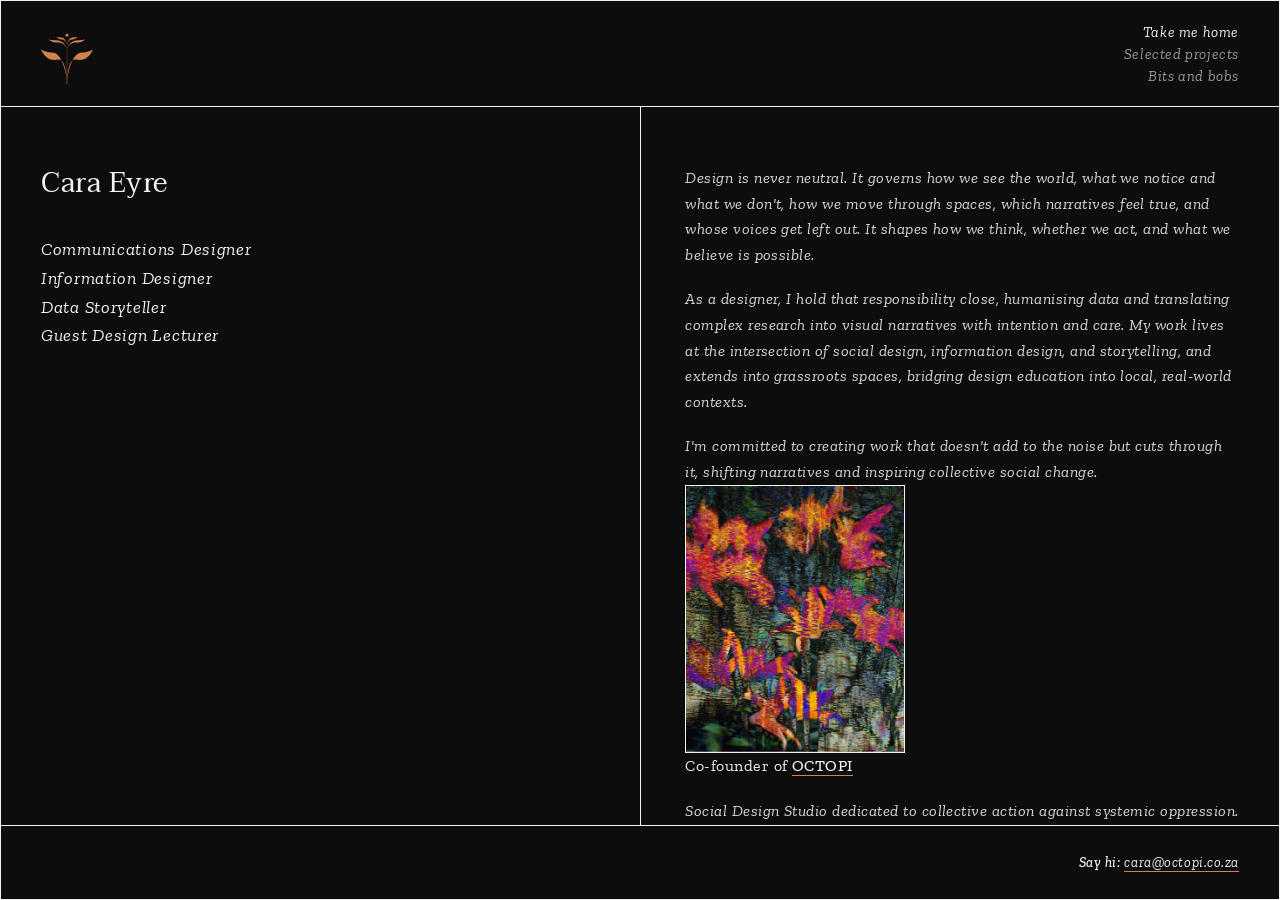
<file: index.html>
<!DOCTYPE html>
<html lang="en">
<head>
<meta charset="UTF-8">
<meta name="viewport" content="width=device-width, initial-scale=1.0">
<title>Cara Eyre — Communications & Information Designer</title>
<meta name="description" content="Cara Eyre — Communications Designer, Information Designer, Data Storyteller, Guest Design Lecturer. Humanising data into visual narratives that inspire social change.">
<link rel="icon" type="image/svg+xml" href="assets/icons/favicon.svg">
<link rel="stylesheet" href="css/base.css">
<link rel="stylesheet" href="css/home.css">
<script src="js/viewport.js"></script>
</head>
<body>

<main class="home">
  <div class="home__frame">
    <div class="home__header">
      <a href="index.html" class="home__header-square" aria-label="Home"><svg viewBox="0 0 254.39 247.94" aria-hidden="true"><path d="M128.49,247.94h-2.58l1.02-194.61v-.26h.05c.14.56.22.87.22.87,0,0,.08-.31.22-.87h.04v.28l1.03,194.59Z"/><path d="M127.19,73.74s10.28-32.71,37.43-39.6c13.61-3.45,18.94.3,51.63-5.91,0,0-15.52,15.86-44.53,15.51-17.55-.21-30.57,5.62-44.53,30Z"/><path d="M127.19,73.74s-10.28-32.71-37.43-39.6c-13.61-3.45-18.94.3-51.63-5.91,0,0,15.52,15.86,44.53,15.51,17.55-.21,30.57,5.62,44.53,30Z"/><path d="M127.2,54.03c-.09-.23-.18-.45-.27-.68-8.02-20.35-15.55-25.24-25.66-25.06-16.89.3-25.93-13.31-25.93-13.31,19.03,5.33,22.14,2.1,30.07,5.07,14.04,5.25,20.45,28.16,21.67,33.15.14.62.12.83.12.83Z"/><path d="M127.2,54.03c.09-.23.18-.45.27-.68,8.02-20.35,15.55-25.24,25.66-25.06,16.89.3,25.93-13.31,25.93-13.31-19.03,5.33-22.14,2.1-30.07,5.07-14.04,5.25-20.45,28.16-21.67,33.15-.14.62-.12.83-.12.83Z"/><path d="M127.19,226.53s-14.69-106.16-53.46-128.5c-19.44-11.2-27.05.96-73.74-19.19,0,0,22.16,51.46,63.6,50.33,25.07-.68,51.51-24.36,63.6,97.36Z"/><path d="M127.19,226.53s14.69-106.16,53.46-128.5c19.44-11.2,27.05.96,73.74-19.19,0,0-22.16,51.46-63.6,50.33-25.07-.68-51.51-24.36-63.6,97.36Z"/><circle cx="127.19" cy="7.31" r="7.31"/></svg></a>
      <nav class="home__header-nav" aria-label="Primary">
        <a href="index.html" class="is-current">Take me home</a>
        <a href="projects.html">Selected projects</a>
        <a href="bits-and-bobs.html">Bits and bobs</a>
      </nav>
    </div>

    <div class="home__grid">
      <div class="home__col home__col--left">
        <h1 class="home__name">Cara Eyre</h1>
        <div class="home__titles">
          <p>Communications Designer</p>
          <p>Information Designer</p>
          <p>Data Storyteller</p>
          <p>Guest Design Lecturer</p>
        </div>
        <p class="home__tagline">Humanising data into visual narratives that inspire social change</p>
      </div>

      <div class="home__divider" aria-hidden="true"></div>

      <div class="home__col home__col--right">
        <div class="home__bio">
          <div class="home__bio-block">
            <p class="home__bio-emphasis">Design is never neutral. It governs how we see the world, what we notice and what we don't, how we move through spaces, which narratives feel true, and whose voices get left out. It shapes how we think, whether we act, and what we believe is possible.</p>
            <p>As a designer, I hold that responsibility close, humanising data and translating complex research into visual narratives with intention and care. My work lives at the intersection of social design, information design, and storytelling, and extends into grassroots spaces, bridging design education into local, real-world contexts.</p>
            <p>I'm committed to creating work that doesn't add to the noise but cuts through it, shifting narratives and inspiring collective social change.</p>
          </div>
          <div class="home__bio-image">
            <img src="assets/images/Flower overlay.jpg" alt="Flower double-exposure overlay" loading="lazy">
          </div>
          <div class="home__bio-block">
            <p class="home__bio-lead">Co-founder of <a href="https://octopi.co.za/" target="_blank" rel="noopener">OCTOPI</a></p>
            <p>Social Design Studio dedicated to collective action against systemic oppression. We work to reimagine more inclusive futures through narrative activism, systems design and solidarity.</p>
          </div>
          <p class="home__bio-location">Based in Mexico City &amp; Cape Town.</p>
        </div>
      </div>
    </div>

    <div class="home__footer">
      <p class="home__contact"><span class="home__contact-label">Say hi:</span><a href="mailto:cara@octopi.co.za">cara@octopi.co.za</a></p>
    </div>
  </div>
</main>

</body>
</html>
</file>
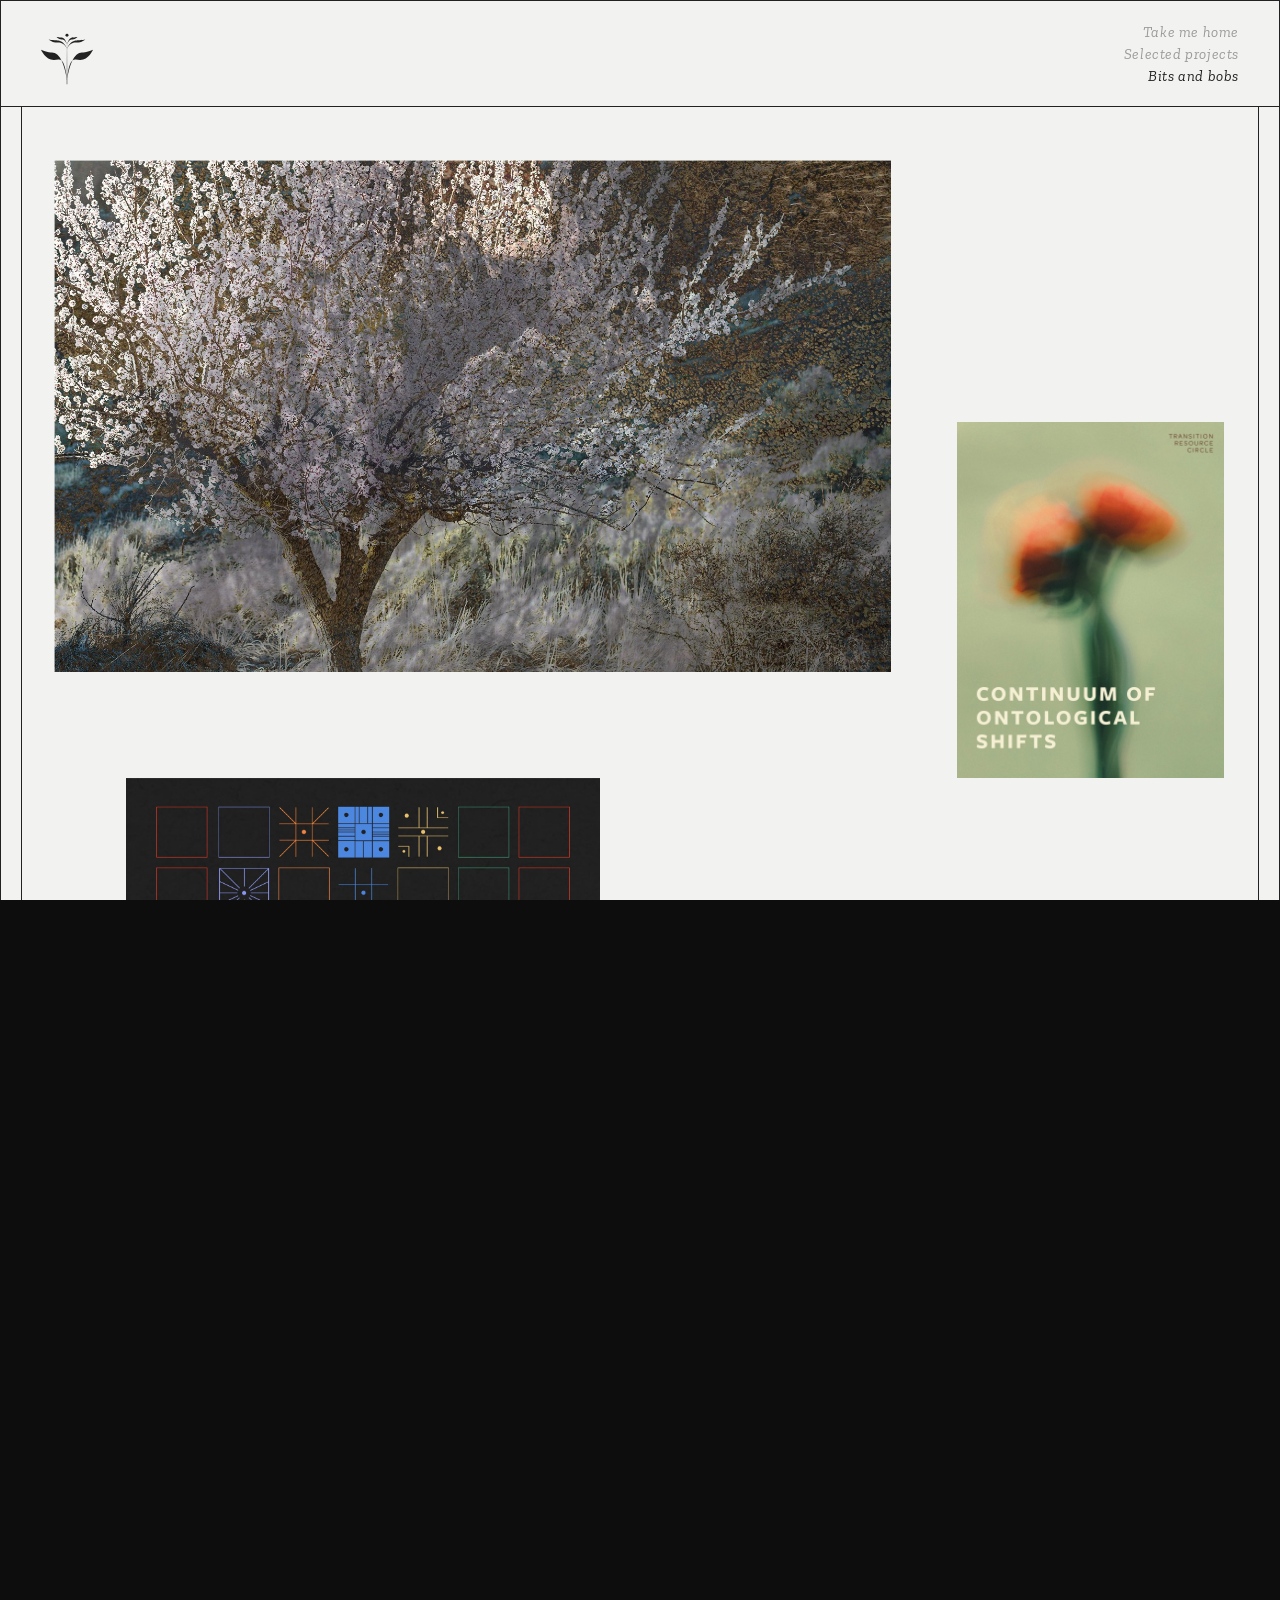
<file: bits-and-bobs.html>
<!DOCTYPE html>
<html lang="en">
<head>
<meta charset="UTF-8">
<meta name="viewport" content="width=device-width, initial-scale=1.0">
<title>Bits and Bobs — Cara Eyre</title>
<meta name="description" content="Bits and bobs — a scrapbook of odds, ends and fragments by Cara Eyre.">
<link rel="icon" type="image/svg+xml" href="assets/icons/favicon.svg">
<link rel="stylesheet" href="css/base.css">
<link rel="stylesheet" href="css/bits.css">
<link rel="stylesheet" href="css/lightbox.css">
</head>
<body>

<main class="bits-page">
  <div class="bits-frame">
  <div class="bits-page__header">
    <a href="index.html" class="bits-page__header-square" aria-label="Home"><svg viewBox="0 0 254.39 247.94" aria-hidden="true"><path d="M128.49,247.94h-2.58l1.02-194.61v-.26h.05c.14.56.22.87.22.87,0,0,.08-.31.22-.87h.04v.28l1.03,194.59Z"/><path d="M127.19,73.74s10.28-32.71,37.43-39.6c13.61-3.45,18.94.3,51.63-5.91,0,0-15.52,15.86-44.53,15.51-17.55-.21-30.57,5.62-44.53,30Z"/><path d="M127.19,73.74s-10.28-32.71-37.43-39.6c-13.61-3.45-18.94.3-51.63-5.91,0,0,15.52,15.86,44.53,15.51,17.55-.21,30.57,5.62,44.53,30Z"/><path d="M127.2,54.03c-.09-.23-.18-.45-.27-.68-8.02-20.35-15.55-25.24-25.66-25.06-16.89.3-25.93-13.31-25.93-13.31,19.03,5.33,22.14,2.1,30.07,5.07,14.04,5.25,20.45,28.16,21.67,33.15.14.62.12.83.12.83Z"/><path d="M127.2,54.03c.09-.23.18-.45.27-.68,8.02-20.35,15.55-25.24,25.66-25.06,16.89.3,25.93-13.31,25.93-13.31-19.03,5.33-22.14,2.1-30.07,5.07-14.04,5.25-20.45,28.16-21.67,33.15-.14.62-.12.83-.12.83Z"/><path d="M127.19,226.53s-14.69-106.16-53.46-128.5c-19.44-11.2-27.05.96-73.74-19.19,0,0,22.16,51.46,63.6,50.33,25.07-.68,51.51-24.36,63.6,97.36Z"/><path d="M127.19,226.53s14.69-106.16,53.46-128.5c19.44-11.2,27.05.96,73.74-19.19,0,0-22.16,51.46-63.6,50.33-25.07-.68-51.51-24.36-63.6,97.36Z"/><circle cx="127.19" cy="7.31" r="7.31"/></svg></a>
    <nav class="bits-page__header-nav" aria-label="Primary">
      <a href="index.html">Take me home</a>
      <a href="projects.html">Selected projects</a>
      <a href="bits-and-bobs.html" class="is-current">Bits and bobs</a>
    </nav>
  </div>

  <div class="bits-canvas" data-lightbox>
    <div class="bits-canvas__light-box" aria-hidden="true"></div>
    <div class="bits-canvas__dark-rect" aria-hidden="true"></div>

  <div class="bits-item bits-item--bordered" style="--x:3.99%;--y:0.3842%;--w:65.76%;--h:3.7704%"><img src="assets/images/TRC_Overlays_10.jpg" alt="Transition Resource Circle overlay" loading="lazy"></div>

  <div class="bits-item" style="--x:9.792%;--y:4.9250%;--w:37.083%;--h:4.9183%"><img src="assets/images/SDI_6.jpg" alt="SDI" loading="lazy"></div>
  <div class="bits-item" style="--x:60.347%;--y:8.3220%;--w:36.458%;--h:2.4164%"><img src="assets/images/SDI_5.jpg" alt="SDI" loading="lazy"></div>
  <div class="bits-item" style="--x:40.486%;--y:11.2628%;--w:25.903%;--h:3.0359%"><img src="assets/images/ER_Climate Philanthropy - 1.jpg" alt="ER Climate Philanthropy" loading="lazy"></div>
  <div class="bits-item" style="--x:74.792%;--y:2.3060%;--w:20.903%;--h:2.6190%"><img src="assets/images/COOS_1.jpg" alt="COOS" loading="lazy"></div>
  <div class="bits-item" style="--x:60.347%;--y:5.8172%;--w:17.153%;--h:1.9669%"><img src="assets/images/TRC_Overlays_2.png" alt="TRC Overlays" loading="lazy"></div>
  <div class="bits-item" style="--x:53.958%;--y:15.0603%;--w:41.736%;--h:5.2246%"><img src="assets/images/Q_3 - 1.jpg" alt="Q project" loading="lazy"></div>
  <div class="bits-item" style="--x:8.903%;--y:11.1409%;--w:21%;--h:2.838%"><img src="assets/images/CHL_CP_1.jpg" alt="Culture Hack Labs" loading="lazy"></div>
  <div class="bits-item" style="--x:4.375%;--y:14.5589%;--w:13.542%;--h:1.6932%"><img src="assets/images/P_1 - 1.jpg" alt="P project" loading="lazy"></div>
  <div class="bits-item" style="--x:26.806%;--y:16.8188%;--w:13.681%;--h:1.7067%"><img src="assets/images/COOS_3.jpg" alt="COOS" loading="lazy"></div>

  <div class="bits-item bits-item--bordered" style="--x:4.375%;--y:37.9428%;--w:40%;--h:2.0896%"><img data-src="assets/images/OCTOPI_2.jpg" alt="OCTOPI" loading="lazy"></div>
  <div class="bits-item bits-item--bordered" style="--x:25.7639%;--y:41.1412%;--w:23.8889%;--h:2.7359%"><img data-src="assets/images/TRC_Overlays_7.jpg" alt="Transition Resource Circle overlay" loading="lazy"></div>
  <div class="bits-item bits-item--bordered" style="--x:70%;--y:39.5%;--w:21.875%;--h:2.7359%"><video data-src="assets/video/Mandala.mp4" autoplay muted loop playsinline preload="auto" webkit-playsinline="true"></video></div>

  <div class="bits-item bits-item--crop-tr" style="--x:4.375%;--y:44.8721%;--w:91.32%;--h:4.8116%"><img data-src="assets/images/TRC_Overlays_5.jpg" alt="Butterfly wings overlay" loading="lazy"></div>

  <div class="bits-item" style="--x:70.903%;--y:34.3339%;--w:23.333%;--h:2.9120%"><img data-src="assets/images/WATP_1.jpg" alt="WATP" loading="lazy"></div>
  <div class="bits-item" style="--x:16.111%;--y:33.4225%;--w:35.139%;--h:2.6190%"><img data-src="assets/images/CIVICUS_FPA_2.jpg" alt="CIVICUS" loading="lazy"></div>
  <div class="bits-item" style="--x:11.181%;--y:20.7728%;--w:25.069%;--h:3.3221%"><img src="assets/images/Free Palestine.png" alt="Free Palestine" loading="lazy"></div>
  <div class="bits-item" style="--x:69.028%;--y:31.0387%;--w:25.208%;--h:1.6740%"><img data-src="assets/images/PCI_Infographic.jpg" alt="PCI infographic" loading="lazy"></div>
  <div class="bits-item" style="--x:54.861%;--y:22.4670%;--w:28.333%;--h:3.2501%"><img src="assets/images/dsArtboard 3 copy 2@2x.png" alt="Artboard design" loading="lazy"></div>
  <div class="bits-item" style="--x:8.947%;--y:27.2009%;--w:37.856%;--h:5.3246%"><img data-src="assets/images/Grassroots.jpg" alt="Grassroots Economics" loading="lazy"></div>
  <div class="bits-item bits-item--bordered bits-item--rotate" style="--x:12.639%;--y:74.1658%;--w:22.014%;--h:3.0291%">
    <div class="bits-item__inner" style="--iw:146.688%;--ih:68.172%;--rot:90deg"><img data-src="assets/images/OCTOPI_1.jpg" alt="OCTOPI" loading="lazy"></div>
  </div>
  <div class="bits-item bits-item--bordered" style="--x:59.028%;--y:70.6353%;--w:36.667%;--h:4.2018%"><img data-src="assets/images/B_1.jpg" alt="Post Capitalist Philanthropy" loading="lazy"></div>
  <div class="bits-item bits-item--bordered" style="--x:12.639%;--y:55.1649%;--w:42.431%;--h:2.1696%"><img data-src="assets/images/CHL_Infographics_2.jpg" alt="Culture Hack Labs infographic" loading="lazy"></div>
  <div class="bits-item bits-item--bordered" style="--x:65.069%;--y:54.2275%;--w:31.111%;--h:2.0629%"><img data-src="assets/images/SDI_3.jpg" alt="SDI" loading="lazy"></div>
  <div class="bits-item bits-item--bordered" style="--x:10.556%;--y:63.3659%;--w:32.639%;--h:2.4298%"><img data-src="assets/images/CIVICUS_1.jpg" alt="CIVICUS" loading="lazy"></div>
  <div class="bits-item bits-item--bordered" style="--x:59.028%;--y:64.2908%;--w:20.069%;--h:2.6575%"><img data-src="assets/images/Makers Valley_2.jpg" alt="Circular Neighbourhoods" loading="lazy"></div>
  <div class="bits-item bits-item--bordered" style="--x:12.639%;--y:58.0174%;--w:42.361%;--h:2.2147%"><img data-src="assets/images/Arkology_1.jpg" alt="Arkology" loading="lazy"></div>
  <div class="bits-item bits-item--bordered" style="--x:4.375%;--y:80.6793%;--w:33.125%;--h:4.3641%"><img data-src="assets/images/TRC_Five-Elements-Mandala.jpg" alt="TRC" loading="lazy"></div>
  <div class="bits-item bits-item--bordered" style="--x:4.375%;--y:96.1563%;--w:62.292%;--h:3.2838%"><img data-src="assets/images/TRC_Overlays_1.jpg" alt="TRC Overlays" loading="lazy"></div>
  <div class="bits-item bits-item--bordered" style="--x:68.889%;--y:95.8510%;--w:26.806%;--h:3.5891%"><img data-src="assets/images/TRC_Overlays_4.jpg" alt="TRC Overlays" loading="lazy"></div>
  <div class="bits-item bits-item--bordered" style="--x:79.514%;--y:60.9159%;--w:16.25%;--h:1.8632%"><img data-src="assets/images/LWIPT_1.jpg" alt="LWIPT" loading="lazy"></div>
  <div class="bits-item bits-item--bordered" style="--x:62.917%;--y:60.9159%;--w:16.181%;--h:1.8632%"><img data-src="assets/images/LWIPT_2.jpg" alt="LWIPT" loading="lazy"></div>
  <div class="bits-item bits-item--bordered" style="--x:46.25%;--y:60.9159%;--w:16.25%;--h:1.8632%"><img data-src="assets/images/LWIPT_3.jpg" alt="LWIPT" loading="lazy"></div>
  <div class="bits-item bits-item--bordered" style="--x:4.375%;--y:67.7953%;--w:38.816%;--h:4.2988%"><img data-src="assets/images/TRC_Onto-shift.jpg" alt="TRC Onto-shift" loading="lazy"></div>
  <div class="bits-item bits-item--bordered" style="--x:67.708%;--y:78.7969%;--w:27.986%;--h:3.4978%"><img data-src="assets/images/Q_2 - 1.jpg" alt="Q project" loading="lazy"></div>
  <div class="bits-item bits-item--bordered" style="--x:4.375%;--y:77.9114%;--w:15.903%;--h:1.8699%"><img data-src="assets/images/ER_Climate Philanthropy - 2.jpg" alt="ER Climate Philanthropy" loading="lazy"></div>
  <div class="bits-item bits-item--bordered" style="--x:28.958%;--y:85.7868%;--w:39.444%;--h:5.2304%"><img data-src="assets/images/Makers Valley_1.jpg" alt="Circular Neighbourhoods" loading="lazy"></div>
  <div class="bits-item bits-item--bordered" style="--x:40.069%;--y:72.9672%;--w:14.931%;--h:1.8699%"><img data-src="assets/images/S_1 - 1.jpg" alt="S project" loading="lazy"></div>
  <div class="bits-item bits-item--bordered" style="--x:6.069%;--y:91.8768%;--w:22.792%;--h:1.5050%"><img data-src="assets/images/CHL_S_2.jpg" alt="Culture Hack Labs" loading="lazy"></div>
  <div class="bits-item bits-item--bordered" style="--x:58.523%;--y:92.3657%;--w:19.69%;--h:2.6123%"><img data-src="assets/images/SDI_2.jpg" alt="SDI" loading="lazy"></div>
  <div class="bits-item bits-item--bordered" style="--x:55%;--y:83.1581%;--w:26.875%;--h:1.7845%"><img data-src="assets/images/SDI_1.jpg" alt="SDI" loading="lazy"></div>
  <div class="bits-item bits-item--bordered" style="--x:68.542%;--y:67.7953%;--w:17.569%;--h:2.2013%"><img data-src="assets/images/COOS_7.jpg" alt="COOS" loading="lazy"></div>
  <div class="bits-item bits-item--bordered" style="--x:78.264%;--y:87.2390%;--w:17.361%;--h:2.3252%"><img data-src="assets/images/TRC_Overlays_3.jpg" alt="TRC Overlays" loading="lazy"></div>
  <div class="bits-item bits-item--bordered" style="--x:53%;--y:28.4139%;--w:18%;--h:2.2512%"><img data-src="assets/images/Abundance.gif" alt="Abundance — looping video art" loading="lazy"></div>
  <div class="bits-item bits-item--bordered" style="--x:67.361%;--y:76.0415%;--w:28.333%;--h:1.8699%"><img data-src="assets/images/CHL_S_1.jpg" alt="Culture Hack Labs" loading="lazy"></div>
  <div class="bits-item bits-item--bordered" style="--x:4.375%;--y:51.5883%;--w:21.6%;--h:2.7017%"><img data-src="assets/images/Spiral logic.gif" alt="Spiral Logic — looping video art" loading="lazy"></div>
  <div class="bits-item bits-item--bordered" style="--x:36%;--y:51.1129%;--w:24%;--h:2.2512%"><img data-src="assets/images/Ghetto Logo & Items-28.png" alt="Ghetto Logo & Items" loading="lazy"></div>
  <div class="bits-item bits-item--bordered" style="--x:4.375%;--y:86.1191%;--w:16.528%;--h:1.5501%"><img data-src="assets/images/OCTOPI_profile.png" alt="OCTOPI profile" loading="lazy"></div>
  <div class="bits-item bits-item--bordered bits-item--rotate" style="--x:30.833%;--y:77.9114%;--w:28.472%;--h:1.8699%">
    <div class="bits-item__inner" style="--iw:70.0%;--ih:142.857%;--rot:-90deg"><img data-src="assets/images/TRC_Overlays_6.jpg" alt="TRC Overlays" loading="lazy"></div>
  </div>
  </div>
  <div class="bits-page__footer">
    <button class="bits-page__top-btn" type="button" aria-label="Back to top" data-scroll-top>
      <svg viewBox="0 0 14 8" fill="none"><path d="M1 7L7 1L13 7" stroke="currentColor"/></svg>
    </button>
  </div>
  </div>
</main>

<script src="js/bits.js"></script>
<script src="js/lightbox.js"></script>
</body>
</html>
</file>
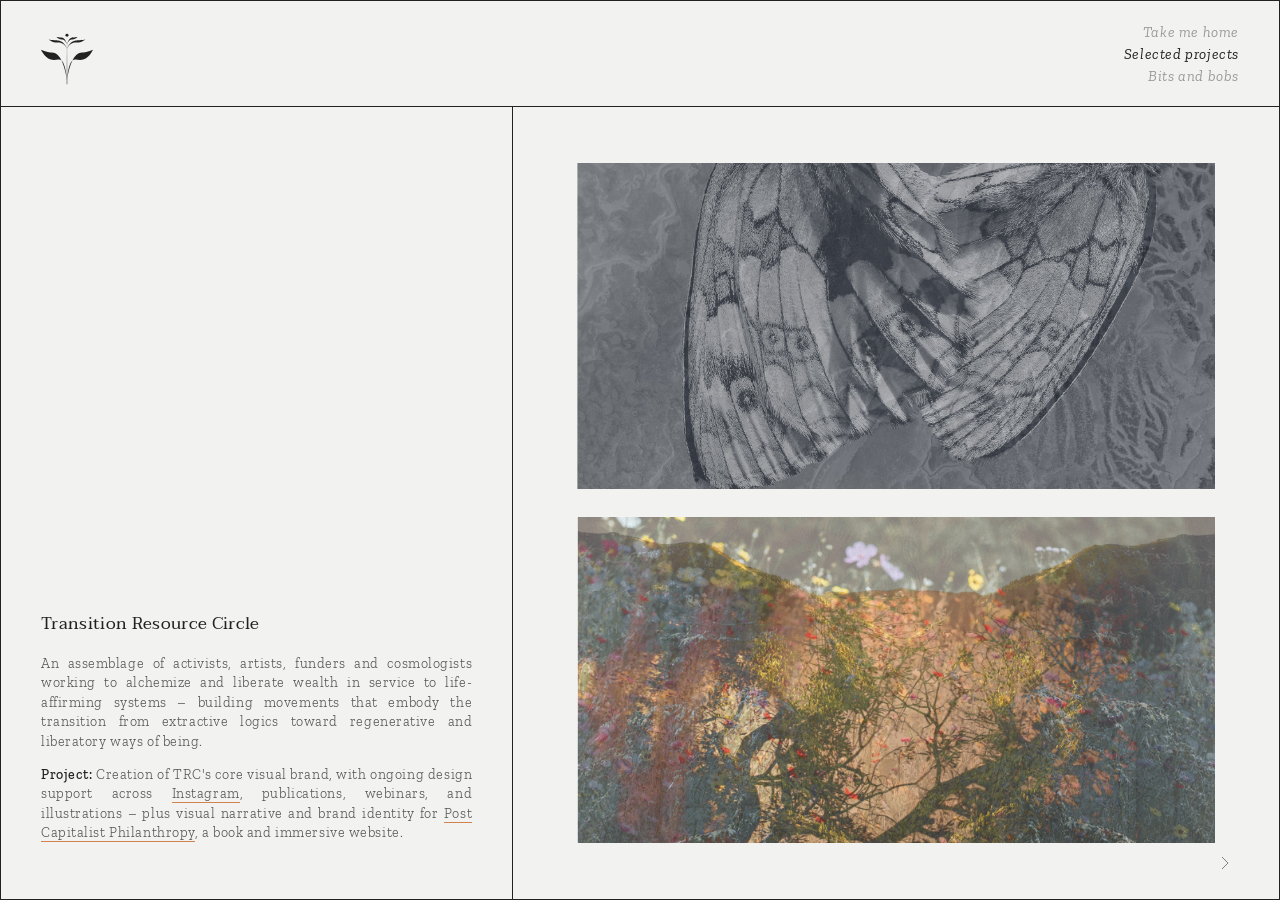
<file: projects.html>
<!DOCTYPE html>
<html lang="en">
<head>
<meta charset="UTF-8">
<meta name="viewport" content="width=device-width, initial-scale=1.0">
<title>Selected Projects — Cara Eyre</title>
<meta name="description" content="Selected projects by Cara Eyre — Information Designer, Visual Storyteller.">
<link rel="icon" type="image/svg+xml" href="assets/icons/favicon.svg">
<link rel="stylesheet" href="css/base.css">
<link rel="stylesheet" href="css/projects.css">
<link rel="stylesheet" href="css/lightbox.css">
<script src="js/viewport.js"></script>
</head>
<body>

<main class="projects-page">
  <div class="projects-frame">
    <div class="projects-page__header">
      <a href="index.html" class="projects-page__header-square" aria-label="Home"><svg viewBox="0 0 254.39 247.94" aria-hidden="true"><path d="M128.49,247.94h-2.58l1.02-194.61v-.26h.05c.14.56.22.87.22.87,0,0,.08-.31.22-.87h.04v.28l1.03,194.59Z"/><path d="M127.19,73.74s10.28-32.71,37.43-39.6c13.61-3.45,18.94.3,51.63-5.91,0,0-15.52,15.86-44.53,15.51-17.55-.21-30.57,5.62-44.53,30Z"/><path d="M127.19,73.74s-10.28-32.71-37.43-39.6c-13.61-3.45-18.94.3-51.63-5.91,0,0,15.52,15.86,44.53,15.51,17.55-.21,30.57,5.62,44.53,30Z"/><path d="M127.2,54.03c-.09-.23-.18-.45-.27-.68-8.02-20.35-15.55-25.24-25.66-25.06-16.89.3-25.93-13.31-25.93-13.31,19.03,5.33,22.14,2.1,30.07,5.07,14.04,5.25,20.45,28.16,21.67,33.15.14.62.12.83.12.83Z"/><path d="M127.2,54.03c.09-.23.18-.45.27-.68,8.02-20.35,15.55-25.24,25.66-25.06,16.89.3,25.93-13.31,25.93-13.31-19.03,5.33-22.14,2.1-30.07,5.07-14.04,5.25-20.45,28.16-21.67,33.15-.14.62-.12.83-.12.83Z"/><path d="M127.19,226.53s-14.69-106.16-53.46-128.5c-19.44-11.2-27.05.96-73.74-19.19,0,0,22.16,51.46,63.6,50.33,25.07-.68,51.51-24.36,63.6,97.36Z"/><path d="M127.19,226.53s14.69-106.16,53.46-128.5c19.44-11.2,27.05.96,73.74-19.19,0,0-22.16,51.46-63.6,50.33-25.07-.68-51.51-24.36-63.6,97.36Z"/><circle cx="127.19" cy="7.31" r="7.31"/></svg></a>
      <nav class="projects-page__header-nav" aria-label="Primary">
        <a href="index.html">Take me home</a>
        <a href="projects.html" class="is-current">Selected projects</a>
        <a href="bits-and-bobs.html">Bits and bobs</a>
      </nav>
    </div>

    <div class="projects-stage" data-stage data-lightbox>

      <section class="project project--light is-active" id="project-trc" data-project>
        <div class="project__box">
          <div class="project__text">
            <h2 class="project__title">Transition Resource Circle</h2>
            <div class="project__description">
              <p>An assemblage of activists, artists, funders and cosmologists working to alchemize and liberate wealth in service to life-affirming systems – building movements that embody the transition from extractive logics toward regenerative and liberatory ways of being.</p>
              <p><strong>Project:</strong> Creation of TRC's core visual brand, with ongoing design support across <a href="https://www.instagram.com/transition.resource.circle/" target="_blank" rel="noopener">Instagram</a>, publications, webinars, and illustrations – plus visual narrative and brand identity for <a href="https://www.postcapitalistphilanthropy.org/" target="_blank" rel="noopener">Post Capitalist Philanthropy</a>, a book and immersive website.</p>
            </div>
          </div>
          <div class="project__divider" aria-hidden="true"></div>
          <div class="project__media">
            <div class="project__pages" data-pages>
              <div class="project__page project__page--crop is-active" data-page>
                <img src="assets/images/TRC_Overlays_5.jpg" width="2000" height="1124" alt="Transition Resource Circle — butterfly wing overlay">
                <img src="assets/images/TRC_Overlays_1.jpg" width="1600" height="899" alt="Transition Resource Circle — floral landscape overlay">
              </div>
              <div class="project__page" data-page>
                <div class="project__page-row">
                  <img src="assets/images/TRC_Webinar_Session_1.jpg" width="1200" height="1600" alt="Transition Resource Circle — Five Part Webinar Series, Session 1: From Paradox to Possibility, with Alnoor Ladha and Lynn Murphy">
                  <img src="assets/images/TRC_Webinar_Session_2.jpg" width="1200" height="1600" alt="Transition Resource Circle — Five Part Webinar Series, Session 2: Ontologies of Separation, with Vandana Shiva and Rupa Marya">
                  <img src="assets/images/TRC_Webinar_Session_5.jpg" width="1200" height="1600" alt="Transition Resource Circle — Five Part Webinar Series, Session 5: Gesturing Towards Post Capitalist Realities, with Bayo Akomolafe">
                </div>
                <div class="project__page-row">
                  <img src="assets/images/TRC_COOS_Cover.jpg" width="1200" height="1600" alt="Transition Resource Circle — Continuum of Ontological Shifts, cover card">
                  <img src="assets/images/TRC_COOS_Separation.jpg" width="1200" height="1600" alt="Transition Resource Circle — from separation, materialism, positivism to non-dual, animistic, queer">
                  <img src="assets/images/COOS_7.jpg" width="1080" height="1440" alt="Transition Resource Circle — from paradox to emerging possibilities">
                </div>
              </div>
              <div class="project__page project__page--quad" data-page>
                <div class="project__page-row">
                  <img src="assets/images/TRC_Overlays_10.jpg" width="1600" height="978" alt="Transition Resource Circle — blossoming tree overlay">
                  <img src="assets/images/TRC_Overlays_6.jpg" width="1345" height="1920" alt="Transition Resource Circle — ammonite overlay, warm tone">
                </div>
                <div class="project__page-row">
                  <img src="assets/images/TRC_Overlays_DarkTree.jpg" width="1309" height="1600" alt="Transition Resource Circle — dark tree branch overlay">
                  <img src="assets/images/TRC_Overlays_MandalaLandscape.jpg" width="1600" height="899" alt="Transition Resource Circle — golden landscape overlay with radial mandala">
                </div>
              </div>
            </div>
            <div class="project__page-nav">
              <button class="project__page-btn project__page-btn--prev" type="button" aria-label="Previous images" data-page-prev hidden>
                <svg viewBox="0 0 8 14" fill="none"><path d="M7 1L1 7L7 13" stroke="currentColor"/></svg>
              </button>
              <button class="project__page-btn project__page-btn--next" type="button" aria-label="Next images" data-page-next hidden>
                <svg viewBox="0 0 8 14" fill="none"><path d="M1 1L7 7L1 13" stroke="currentColor"/></svg>
              </button>
            </div>
          </div>
        </div>
      </section>

      <section class="project project--dark project--image-first" id="project-sdi" data-project>
        <div class="project__box">
          <div class="project__media">
            <div class="project__pages" data-pages>
              <div class="project__page is-active" data-page>
                <img src="assets/images/SDI_6.jpg" width="1414" height="2000" alt="SDI — Know Your City handbook cover">
              </div>
              <div class="project__page" data-page>
                <div class="project__page-row">
                  <img src="assets/images/SDI_5.jpg" width="2000" height="1414" alt="SDI — Know Your City handbook spread, SDI Rituals">
                </div>
                <div class="project__page-row">
                  <img src="assets/images/SDI_3.jpg" width="2000" height="1414" alt="SDI — Know Your City handbook spread, Where do you fit?">
                </div>
              </div>
              <div class="project__page" data-page>
                <div class="project__page-row">
                  <img src="assets/images/SDI_4.jpg" width="2000" height="1414" alt="SDI — Know Your City handbook spread, Voices from the field">
                </div>
                <div class="project__page-row">
                  <img src="assets/images/SDI_7.jpg" width="1600" height="1131" alt="SDI — Know Your City handbook spread, Nairobi Kenya case study">
                </div>
              </div>
              <div class="project__page" data-page>
                <div class="project__page-row">
                  <img src="assets/images/SDI_8.jpg" width="1600" height="1131" alt="SDI — Know Your City handbook spread, Collect">
                </div>
                <div class="project__page-row">
                  <img src="assets/images/SDI_10.jpg" width="1600" height="1131" alt="SDI — Know Your City handbook spread, KYC data collection framework">
                </div>
              </div>
              <div class="project__page" data-page>
                <div class="project__page-row">
                  <img src="assets/images/SDI_9.jpg" width="1600" height="1131" alt="SDI — Know Your City handbook closing spread, you already know your city better than any map does">
                </div>
                <div class="project__page-row project__page-row--crop">
                  <img src="assets/images/SDI_2.jpg" width="1131" height="1600" alt="SDI — Know Your City handbook, pattern icon grid">
                </div>
              </div>
            </div>
            <div class="project__page-nav">
              <button class="project__page-btn project__page-btn--prev" type="button" aria-label="Previous images" data-page-prev hidden>
                <svg viewBox="0 0 8 14" fill="none"><path d="M7 1L1 7L7 13" stroke="currentColor"/></svg>
              </button>
              <button class="project__page-btn project__page-btn--next" type="button" aria-label="Next images" data-page-next hidden>
                <svg viewBox="0 0 8 14" fill="none"><path d="M1 1L7 7L1 13" stroke="currentColor"/></svg>
              </button>
            </div>
          </div>
          <div class="project__divider" aria-hidden="true"></div>
          <div class="project__text">
            <h2 class="project__title">SDI</h2>
            <div class="project__description">
              <p><a href="https://sdinet.org/" target="_blank" rel="noopener">SDI</a> is a global network of community-based organisations driving bottom-up change for inclusive cities, connecting the urban poor across Africa, Asia and Latin America.</p>
              <p><strong>Project:</strong> Visual identity and handbook publication design – including infographics and editorial layout – for Know Your City, a global community mapping project.</p>
            </div>
          </div>
        </div>
      </section>

      <section class="project project--dark" id="project-pcp" data-project>
        <div class="project__box">
          <div class="project__text">
            <h2 class="project__title">Post Capitalist Philanthropy</h2>
            <div class="project__description">
              <p>A critique of modern philanthrocapitalism by Alnoor Ladha and Lynn Murphy, a book exploring The Healing of Wealth in the Time of Collapse.</p>
              <p><strong>Project:</strong> Information design, book design, website design, and branding for Post Capitalist Philanthropy – original graphics distilling complex concepts throughout the book, extended into a visual narrative framework across the <a href="https://www.postcapitalistphilanthropy.org/" target="_blank" rel="noopener">website</a>, workshops, and presentations to philanthropic organisations.</p>
            </div>
          </div>
          <div class="project__divider" aria-hidden="true"></div>
          <div class="project__media">
            <div class="project__pages" data-pages>
              <div class="project__page is-active" data-page>
                <img data-src="assets/images/B_1.jpg" width="1080" height="1320" alt="Post Capitalist Philanthropy — book cover, held against a rock and branch backdrop">
              </div>
              <div class="project__page" data-page>
                <img data-src="assets/images/TRC_Five-Elements-Mandala.jpg" width="1425" height="2000" alt="Post Capitalist Philanthropy — Five Elements Mandala diagram">
              </div>
              <div class="project__page" data-page>
                <img data-src="assets/images/TRC_Onto-shift.jpg" width="1694" height="2000" alt="Post Capitalist Philanthropy — Ontological Shifts diagram">
              </div>
              <div class="project__page" data-page>
                <div class="project__page-row project__page-row--gated-video">
                  <video data-src="assets/video/PCP_TRC_1.mp4" muted playsinline preload="auto" webkit-playsinline="true"></video>
                </div>
                <div class="project__page-row">
                  <img data-src="assets/images/PCP_TRC_1.jpg" width="1600" height="858" alt="Post Capitalist Philanthropy — website, Transition Resource Circle section">
                </div>
              </div>
              <div class="project__page" data-page>
                <div class="project__page-row project__page-row--gated-video">
                  <video data-src="assets/video/PCP_TRC_2.mp4" muted playsinline preload="auto" webkit-playsinline="true"></video>
                </div>
                <div class="project__page-row">
                  <img data-src="assets/images/PCP_TRC_2.jpg" width="1600" height="887" alt="Post Capitalist Philanthropy — website, Knowledge &amp; Praxis section detail">
                </div>
              </div>
            </div>
            <div class="project__page-nav">
              <button class="project__page-btn project__page-btn--prev" type="button" aria-label="Previous images" data-page-prev hidden>
                <svg viewBox="0 0 8 14" fill="none"><path d="M7 1L1 7L7 13" stroke="currentColor"/></svg>
              </button>
              <button class="project__page-btn project__page-btn--next" type="button" aria-label="Next images" data-page-next hidden>
                <svg viewBox="0 0 8 14" fill="none"><path d="M1 1L7 7L1 13" stroke="currentColor"/></svg>
              </button>
            </div>
          </div>
        </div>
      </section>

      <section class="project project--dark project--image-first" id="project-circular" data-project>
        <div class="project__box">
          <div class="project__media">
            <div class="project__pages" data-pages>
              <div class="project__page is-active" data-page>
                <img data-src="assets/images/Makers Valley_1.jpg" width="1131" height="1600" alt="Circular Neighbourhoods — Visible efforts towards circularity in Makers Valley infographic">
              </div>
              <div class="project__page" data-page>
                <img data-src="assets/images/Makers Valley_2.jpg" width="1131" height="1600" alt="Circular Neighbourhoods — Community contributions to a circular Makers Valley infographic">
              </div>
            </div>
            <div class="project__page-nav">
              <button class="project__page-btn project__page-btn--prev" type="button" aria-label="Previous images" data-page-prev hidden>
                <svg viewBox="0 0 8 14" fill="none"><path d="M7 1L1 7L7 13" stroke="currentColor"/></svg>
              </button>
              <button class="project__page-btn project__page-btn--next" type="button" aria-label="Next images" data-page-next hidden>
                <svg viewBox="0 0 8 14" fill="none"><path d="M1 1L7 7L1 13" stroke="currentColor"/></svg>
              </button>
            </div>
          </div>
          <div class="project__divider" aria-hidden="true"></div>
          <div class="project__text">
            <h2 class="project__title">Circular Neighbourhoods</h2>
            <div class="project__description">
              <p>The Goethe-Institut&rsquo;s Sustainable Together residency on Circular Neighbourhoods.</p>
              <p><strong>Project:</strong> Infographic design for Mapping Community-Led Neighbourhood Resilience in Makers Valley – translating grassroots socio-ecological initiatives into accessible tools that surface and amplify community resilience.</p>
            </div>
          </div>
        </div>
      </section>

      <section class="project project--light" id="project-grassroots" data-project>
        <div class="project__box">
          <div class="project__text">
            <h2 class="project__title">Grassroots Economics</h2>
            <div class="project__description">
              <p><a href="https://grassrootseconomics.org/" target="_blank" rel="noopener">Grassroots Economics</a> is a non-profit foundation partnering with communities to take charge of their own livelihoods and economic future through local resource coordination and alternative economic systems.</p>
              <p><strong>Project:</strong> Information design, layout, and illustration for the Grassroots Economics: Reflection and Practice book, designed in both English and French. Illustration with Tamsin Lotz.</p>
            </div>
          </div>
          <div class="project__divider" aria-hidden="true"></div>
          <div class="project__media">
            <div class="project__pages" data-pages>
              <div class="project__page is-active" data-page>
                <img data-src="assets/images/Grassroots.jpg" width="1333" height="2000" alt="Grassroots Economics — book design">
              </div>
              <div class="project__page" data-page>
                <div class="project__page-row">
                  <img data-src="assets/images/Grassroots_5.jpg" width="1600" height="1266" alt="Grassroots Economics — book spread">
                  <img data-src="assets/images/Grassroots_2.png" width="2291" height="1813" alt="Grassroots Economics — book spread">
                </div>
                <div class="project__page-row">
                  <img data-src="assets/images/Grassroots_3.png" width="3436" height="2719" alt="Grassroots Economics — book spread">
                  <img data-src="assets/images/Grassroots_4.jpg" width="1600" height="1266" alt="Grassroots Economics — book spread">
                </div>
              </div>
            </div>
            <div class="project__page-nav">
              <button class="project__page-btn project__page-btn--prev" type="button" aria-label="Previous images" data-page-prev hidden>
                <svg viewBox="0 0 8 14" fill="none"><path d="M7 1L1 7L7 13" stroke="currentColor"/></svg>
              </button>
              <button class="project__page-btn project__page-btn--next" type="button" aria-label="Next images" data-page-next hidden>
                <svg viewBox="0 0 8 14" fill="none"><path d="M1 1L7 7L1 13" stroke="currentColor"/></svg>
              </button>
            </div>
          </div>
        </div>
      </section>

      <section class="project project--dark project--image-first" id="project-chl" data-project>
        <div class="project__box">
          <div class="project__media">
            <div class="project__pages" data-pages>
              <div class="project__page is-active" data-page>
                <div class="project__page-row project__page-row--mid">
                  <img data-src="assets/images/CHL_CP_2.jpg" width="2000" height="1415" alt="Culture Hack Labs — The Carbon Fixation report spread, cover and introduction">
                </div>
                <div class="project__page-row">
                  <img data-src="assets/images/ER_Climate Philanthropy - 1.jpg" width="1280" height="1600" alt="Earthrise Studio — The disconnect between climate funding and climate justice">
                  <img data-src="assets/images/ER_Climate Philanthropy - 2.jpg" width="1280" height="1600" alt="Earthrise Studio — Climate philanthropy is on the rise">
                  <img data-src="assets/images/ER_Climate Philanthropy - 3.jpg" width="1280" height="1600" alt="Earthrise Studio — But is climate philanthropy funding the right solutions?">
                  <img data-src="assets/images/ER_Climate Philanthropy - 4.jpg" width="1280" height="1600" alt="Earthrise Studio — Most funding goes towards the Global North">
                </div>
              </div>
              <div class="project__page" data-page>
                <div class="project__page-row project__page-row--mid">
                  <img data-src="assets/images/CHL_BC_1.jpg" width="2000" height="1414" alt="Culture Hack Labs — Beyond the Carbon Fixation report spread, cover and aerial imagery">
                </div>
                <div class="project__page-row">
                  <img data-src="assets/images/ER_Climate Philanthropy - 5.jpg" width="1280" height="1600" alt="Earthrise Studio — Most funding supports carbon reduction">
                  <img data-src="assets/images/ER_Climate Philanthropy - 6.jpg" width="1280" height="1600" alt="Earthrise Studio — Most funding ignores justice movements">
                  <img data-src="assets/images/ER_Climate Philanthropy - 7.jpg" width="1280" height="1600" alt="Earthrise Studio — We need a new model">
                  <img data-src="assets/images/ER_Climate Philanthropy - 8.jpg" width="1280" height="1600" alt="Earthrise Studio — A new vision for climate funding">
                </div>
              </div>
            </div>
            <div class="project__page-nav">
              <button class="project__page-btn project__page-btn--prev" type="button" aria-label="Previous images" data-page-prev hidden>
                <svg viewBox="0 0 8 14" fill="none"><path d="M7 1L1 7L7 13" stroke="currentColor"/></svg>
              </button>
              <button class="project__page-btn project__page-btn--next" type="button" aria-label="Next images" data-page-next hidden>
                <svg viewBox="0 0 8 14" fill="none"><path d="M1 1L7 7L1 13" stroke="currentColor"/></svg>
              </button>
            </div>
          </div>
          <div class="project__divider" aria-hidden="true"></div>
          <div class="project__text">
            <h2 class="project__title">Culture Hack Labs &amp; Earthrise Studio</h2>
            <div class="project__description">
              <p><a href="https://www.culturehack.io/" target="_blank" rel="noopener">Culture Hack Labs</a> is a not-for-profit consultancy supporting movements, organisations and activists to shift the cultural narratives that underpin ecological breakdown, extractivism and inequality.</p>
              <p><a href="https://www.earthrise.studio/" target="_blank" rel="noopener">Earthrise Studio</a> is a social-first, impact-driven media company creating digital content and documentaries that shift cultural narratives on the climate crisis and humanity&rsquo;s relationship with the natural world.</p>
              <p><strong>Project:</strong> Publication and communication design for The Carbon Fixation &amp; Climate Philanthropy reports.</p>
            </div>
          </div>
        </div>
      </section>

      <section class="project project--light" id="project-civicus" data-project>
        <div class="project__box">
          <div class="project__text">
            <h2 class="project__title">CIVICUS</h2>
            <div class="project__description">
              <p>CIVICUS is a global alliance of civil society organisations advocating for civic space and citizen action worldwide.</p>
              <p><strong>Project:</strong> Infographic design for the contributions behind the UN General Comment 37 for Freedom of Peaceful Assembly.</p>
            </div>
          </div>
          <div class="project__divider" aria-hidden="true"></div>
          <div class="project__media">
            <div class="project__pages" data-pages>
              <div class="project__page is-active" data-page>
                <div class="project__page-row">
                  <img data-src="assets/images/CIVICUS_1.jpg" width="2000" height="1589" alt="CIVICUS — How the CIVICUS ecosystem helped improve international standards on freedom of peaceful assembly">
                </div>
                <div class="project__page-row">
                  <img data-src="assets/images/CIVICUS_2.jpg" width="2000" height="1413" alt="CIVICUS — How has General Comment No.37 been useful in the FoPA landscape">
                </div>
              </div>
              <div class="project__page" data-page>
                <div class="project__page-row">
                  <img data-src="assets/images/CIVICUS_FPA_2.jpg" width="1600" height="1271" alt="CIVICUS — Timeline of actions taken by CIVICUS and allies before and after General Comment No.37">
                </div>
                <div class="project__page-row">
                  <img data-src="assets/images/CIVICUS_FPA_3.jpg" width="1600" height="1271" alt="CIVICUS — What made it possible for civil society to contribute to General Comment No.37 on the right to freedom of peaceful assembly">
                </div>
              </div>
            </div>
            <div class="project__page-nav">
              <button class="project__page-btn project__page-btn--prev" type="button" aria-label="Previous images" data-page-prev hidden>
                <svg viewBox="0 0 8 14" fill="none"><path d="M7 1L1 7L7 13" stroke="currentColor"/></svg>
              </button>
              <button class="project__page-btn project__page-btn--next" type="button" aria-label="Next images" data-page-next hidden>
                <svg viewBox="0 0 8 14" fill="none"><path d="M1 1L7 7L1 13" stroke="currentColor"/></svg>
              </button>
            </div>
          </div>
        </div>
      </section>

      <section class="project project--dark" id="project-arkology" data-project>
        <div class="project__box">
          <div class="project__text">
            <h2 class="project__title">Arkology</h2>
            <div class="project__description">
              <p><a href="https://www.arkology.studio/" target="_blank" rel="noopener">Arkology</a> is a purpose-led studio designing technologies, protocols and systems for commons-oriented collaboration – building the cultural and digital infrastructure for a transition toward thriving, post capitalist ecologies.</p>
              <p><strong>Project:</strong> Website and visual identity design for Arkology. Designed with Simone Naude.</p>
            </div>
          </div>
          <div class="project__divider" aria-hidden="true"></div>
          <div class="project__media">
            <div class="project__pages" data-pages>
              <div class="project__page is-active" data-page>
                <div class="project__page-row">
                  <img data-src="assets/images/Arkology_1.jpg" width="2000" height="1114" alt="Arkology — website hero, Purpose-led (Eco)Systems Design &amp; Software Engineering Studio">
                </div>
                <div class="project__page-row">
                  <img data-src="assets/images/Arkology_2.jpg" width="2000" height="1114" alt="Arkology — website, Mission section">
                </div>
              </div>
              <div class="project__page" data-page>
                <div class="project__page-row">
                  <img data-src="assets/images/Arkology_3.jpg" width="2000" height="1113" alt="Arkology — website, Services &amp; Capabilities section">
                </div>
                <div class="project__page-row project__page-row--gated-video">
                  <video data-src="assets/video/Arkology.mp4" muted playsinline preload="auto" webkit-playsinline="true"></video>
                </div>
              </div>
            </div>
            <div class="project__page-nav">
              <button class="project__page-btn project__page-btn--prev" type="button" aria-label="Previous images" data-page-prev hidden>
                <svg viewBox="0 0 8 14" fill="none"><path d="M7 1L1 7L7 13" stroke="currentColor"/></svg>
              </button>
              <button class="project__page-btn project__page-btn--next" type="button" aria-label="Next images" data-page-next hidden>
                <svg viewBox="0 0 8 14" fill="none"><path d="M1 1L7 7L1 13" stroke="currentColor"/></svg>
              </button>
            </div>
          </div>
        </div>
      </section>

    </div>
  </div>
</main>

<script src="js/projects.js"></script>
<script src="js/lightbox.js"></script>
</body>
</html>
</file>
<file: css/base.css>
@import url('https://fonts.googleapis.com/css2?family=Taviraj:ital,wght@0,300;0,400;0,500;1,300;1,400&family=Zilla+Slab:ital,wght@0,300;0,400;0,500;1,300;1,400;1,500&display=swap');

:root {
  --color-bg: #0D0D0D;
  --color-orange: #FF9F5E;
  --color-outline-black: #222222;
  --color-outline-white: #F2F2F2;
  --color-grey: #9B9B9B;
  --color-text-dim: #DBDBDB;
  --font-display: 'Taviraj', serif;
  --font-body: 'Zilla Slab', serif;
}

/* the orange reads too bright/pastel against light backgrounds — a bit darker there for
   better contrast, while staying the original brighter shade against dark ones. Covers the
   Home page and Bits and bobs (always light) plus Selected projects while a light-themed
   project is active (.theme-light, toggled in js/projects.js). */
.home,
.bits-page,
.theme-light {
  --color-orange: #D1824D;
}

* {
  box-sizing: border-box;
  -webkit-tap-highlight-color: transparent;
}

html, body {
  margin: 0;
  padding: 0;
  height: 100%;
  background: var(--color-bg);
  color: var(--color-outline-white);
  font-family: var(--font-body);
  -webkit-font-smoothing: antialiased;
  overflow-x: hidden;
}

a,
button,
[role="button"],
.clickable {
  color: inherit;
  text-decoration: none;
  border-bottom: 0.5px solid var(--color-orange);
  transition: color 0.2s ease;
  outline: none;
  -webkit-tap-highlight-color: transparent;
}

a:focus,
button:focus,
[role="button"]:focus,
.clickable:focus {
  outline: none;
}

a:hover,
a:focus-visible,
button:hover,
button:focus-visible,
[role="button"]:hover,
[role="button"]:focus-visible,
.clickable:hover,
.clickable:focus-visible {
  color: var(--color-orange);
}

img, video {
  max-width: 100%;
  display: block;
}

::selection {
  background: var(--color-orange);
  color: var(--color-bg);
}
</file>
<file: css/home.css>
.home {
  height: 100vh;
  height: calc(var(--vh, 1vh) * 100);
  display: flex;
  align-items: center;
  justify-content: center;
  padding: 0;
  overflow: hidden;
}

.home__frame {
  width: 100%;
  border: 0.5px solid var(--color-outline-white);
  display: flex;
  flex-direction: column;
  height: 100%;
  overflow: hidden;
}

/* header: square + nav live inside the box, flush to its edges, always visible */
.home__header {
  position: relative;
  min-height: 84px;
  border-bottom: 0.5px solid var(--color-outline-white);
  padding: 0 20px;
}

@media (min-width: 700px) {
  .home__header {
    min-height: 106px;
    padding: 0 40px;
  }
}

.home__header-square {
  position: absolute;
  left: 20px;
  top: 21px;
  width: 52px;
  height: 52px;
  color: var(--color-orange);
  display: block;
  border-bottom: 0;
}

.home__header-square svg {
  width: 100%;
  height: 100%;
  fill: currentColor;
  display: block;
}

.home__header-square:hover,
.home__header-square:focus-visible {
  border-bottom: 0;
}

@media (min-width: 700px) {
  .home__header-square {
    left: 40px;
    top: 32px;
  }
}

.home__header-nav {
  position: absolute;
  right: 20px;
  top: 50%;
  transform: translateY(-50%);
  display: flex;
  flex-direction: column;
  align-items: flex-end;
  gap: 3px;
}

@media (min-width: 700px) {
  .home__header-nav {
    right: 40px;
  }
}

.home__header-nav a {
  font-family: var(--font-body);
  font-style: italic;
  font-size: 15px;
  letter-spacing: 0.04em;
  color: var(--color-grey);
  border-bottom-color: transparent;
}

.home__header-nav a.is-current {
  color: var(--color-outline-white);
}

.home__header-nav a:hover,
.home__header-nav a:focus-visible {
  color: var(--color-grey);
  border-bottom-color: var(--color-orange);
}

.home__header-nav a.is-current:hover,
.home__header-nav a.is-current:focus-visible {
  color: var(--color-outline-white);
}

.home__grid {
  flex: 1;
  min-height: 0;
  display: flex;
  flex-direction: column;
  gap: 40px;
  padding: 32px 20px;
  overflow-y: auto;
}

@media (min-width: 700px) {
  .home__grid {
    padding: 40px 32px;
  }
}

@media (min-width: 900px) {
  .home__grid {
    display: grid;
    grid-template-columns: 1fr 0.5px 1fr;
    align-items: stretch;
    gap: 0;
    padding: 0 40px;
  }

  .home__divider {
    align-self: stretch;
    background: var(--color-outline-white);
    width: 0.5px;
  }
}

.home__col--left {
  display: flex;
  flex-direction: column;
}

@media (min-width: 900px) {
  .home__col--left {
    align-self: stretch;
    height: 100%;
    padding: 52px 0 18px;
  }
}

.home__name {
  font-family: var(--font-display);
  font-weight: 400;
  font-size: clamp(24px, 3vw, 28px);
  letter-spacing: 0.02em;
  margin: 0 0 28px;
}

.home__titles {
  font-style: italic;
  font-size: clamp(15px, 1.6vw, 18px);
  letter-spacing: 0.04em;
  color: var(--color-outline-white);
  line-height: 1.6;
}

.home__titles p {
  margin: 0;
}

.home__tagline {
  font-style: italic;
  font-size: clamp(14px, 1.4vw, 16px);
  letter-spacing: 0.04em;
  color: var(--color-grey);
  margin-top: 40px;
  margin-bottom: 0;
  max-width: 32em;
}

@media (min-width: 900px) {
  .home__tagline {
    margin-top: auto;
    padding-top: 40px;
  }
}

.home__col--right {
  padding-left: 0;
}

@media (min-width: 900px) {
  .home__col--right {
    padding: 52px 0 18px 45px;
    display: flex;
    flex-direction: column;
    height: 100%;
  }
}

.home__bio {
  font-style: italic;
  font-size: clamp(14px, 1.4vw, 16px);
  letter-spacing: 0.03em;
  line-height: 1.6;
  color: var(--color-text-dim);
}

@media (min-width: 900px) {
  .home__bio {
    display: flex;
    flex-direction: column;
    flex: 1;
    justify-content: space-between;
  }
}

.home__bio p {
  margin: 0 0 19px;
}

@media (min-width: 900px) {
  .home__bio-block:first-child {
    margin-top: 6px;
  }
}

.home__bio-block p:last-child {
  margin-bottom: 0;
}

.home__bio-image {
  margin: 24px 0;
}

.home__bio-image img {
  display: block;
  width: 100%;
  max-width: 220px;
  border: 0.5px solid var(--color-outline-white);
}

@media (min-width: 900px) {
  .home__bio-image {
    margin: 0;
  }
}

.home__bio-lead {
  font-style: normal;
  font-family: var(--font-body);
  color: var(--color-outline-white);
}

.home__bio-lead a {
  font-weight: 500;
}

.home__bio-location {
  color: var(--color-grey);
  margin-top: 24px !important;
  margin-bottom: 0 !important;
}

@media (min-width: 900px) {
  .home__bio-location {
    margin-top: 0 !important;
  }
}

.home__footer {
  border-top: 0.5px solid var(--color-outline-white);
  padding: 16px 20px;
  display: flex;
  justify-content: flex-end;
  font-size: 14px;
  letter-spacing: 0.04em;
}

@media (min-width: 700px) {
  .home__footer {
    padding: 14px 40px;
  }
}

.home__contact-label {
  font-family: var(--font-body);
  font-weight: 500;
  font-style: italic;
  margin-right: 4px;
}

.home__contact a {
  font-style: italic;
}
</file>
<file: css/bits.css>
.bits-page {
  padding: 0;
  background: #f2f2f0;
  color: #222;
}

.bits-frame {
  width: 100%;
  border: 0.5px solid #222;
}

/* header: square + nav live inside the frame, flush to its edges — same treatment as
   the Home and Selected projects headers, just in the light colourway this page uses */
.bits-page__header {
  position: relative;
  min-height: 84px;
  border-bottom: 0.5px solid #222;
  padding: 0 20px;
}

@media (min-width: 700px) {
  .bits-page__header {
    min-height: 106px;
    padding: 0 40px;
  }
}

.bits-page__header-square {
  position: absolute;
  left: 20px;
  top: 21px;
  width: 52px;
  height: 52px;
  color: #222;
  display: block;
  border-bottom: 0;
}

.bits-page__header-square svg {
  width: 100%;
  height: 100%;
  fill: currentColor;
  display: block;
}

.bits-page__header-square:hover,
.bits-page__header-square:focus-visible {
  border-bottom: 0;
}

@media (min-width: 700px) {
  .bits-page__header-square {
    left: 40px;
    top: 32px;
  }
}

.bits-page__header-nav {
  position: absolute;
  right: 20px;
  top: 50%;
  transform: translateY(-50%);
  display: flex;
  flex-direction: column;
  align-items: flex-end;
  gap: 3px;
}

@media (min-width: 700px) {
  .bits-page__header-nav {
    right: 40px;
  }
}

.bits-page__header-nav a {
  font-family: var(--font-body);
  font-style: italic;
  font-size: 15px;
  letter-spacing: 0.04em;
  color: #9b9b9b;
  border-bottom-color: transparent;
}

.bits-page__header-nav a.is-current { color: #222; }

.bits-page__header-nav a:hover,
.bits-page__header-nav a:focus-visible { color: #9b9b9b; border-bottom-color: var(--color-orange); }

.bits-page__header-nav a.is-current:hover,
.bits-page__header-nav a.is-current:focus-visible { color: #222; }

/* collage canvas: fixed aspect ratio (1440 x 14744), scales fluidly with viewport width */

.bits-canvas {
  position: relative;
  width: 100%;
  aspect-ratio: 1440 / 15351.68;
  background: #f2f2f0;
  overflow: hidden;
}

/* top border is dropped — the header's own border-bottom already draws that line, so an
   equal border-top here would double it up right underneath */
.bits-canvas__light-box {
  position: absolute;
  left: 1.528%;
  top: 0;
  width: 96.944%;
  height: 44.3917%;
  border: 0.5px solid #222;
  border-top: none;
}

.bits-canvas__dark-rect {
  position: absolute;
  left: 0;
  top: 44.3917%;
  width: 100%;
  height: 55.6083%;
  background: #0d0d0d;
}

/* inset white border, drawn separately from the full-bleed black fill above so it
   mirrors the light-box's inset dark border at the same 1.528%/96.944% offsets */
.bits-canvas__dark-rect::after {
  content: '';
  position: absolute;
  left: 1.528%;
  top: 0;
  width: 96.944%;
  height: 100%;
  border: 0.5px solid #f2f2f2;
  pointer-events: none;
}

/* while an item's media is still waiting to load (see js/bits.js), its img/video tag
   has no src yet — hide it instead of showing the browser's broken-image icon. The
   item's own --w/--h already reserve its layout space, so this causes no shift once
   the real src lands. */
img[data-src],
video[data-src] {
  visibility: hidden;
}

.bits-item {
  position: absolute;
  left: var(--x);
  top: var(--y);
  width: var(--w);
  height: var(--h);
  opacity: 0;
  transform: scale(0.97);
  transition: opacity 0.6s ease, transform 0.6s ease;
}

.bits-item.is-visible {
  opacity: 1;
  transform: scale(1);
}

.bits-item img,
.bits-item video {
  width: 100%;
  height: 100%;
  object-fit: contain;
  display: block;
}

.bits-item--bordered img,
.bits-item--bordered video { border: 1px solid #f2f2f2; }

/* the whole collage scales down with viewport width, but a fixed-px border doesn't —
   so on narrow screens the same border reads much thicker relative to the now-smaller
   images. Thin it out below the tablet breakpoint to keep it proportional. */
@media (max-width: 699px) {
  .bits-item--bordered img,
  .bits-item--bordered video,
  .bits-item__inner img {
    border-width: 0.5px;
  }

  .bits-item--crop-tr {
    border-width: 0.5px !important;
  }
}

/* crops out a defect baked into the source image (a compositing seam) by zooming the
   photo in slightly and clipping the overflow; border stays on the outer box so it
   doesn't get scaled or clipped along with the image */
.bits-item--crop-tr {
  overflow: hidden;
  border: 1px solid #f2f2f2;
}

.bits-item--crop-tr img {
  border: none;
  transform: scale(1.06) translateY(2%);
}

.bits-item--rotate {
  display: flex;
  align-items: center;
  justify-content: center;
}

.bits-item__inner {
  position: relative;
  flex: none;
  width: var(--iw);
  height: var(--ih);
  transform: rotate(var(--rot));
}

.bits-item__inner img {
  width: 100%;
  height: 100%;
  object-fit: cover;
  display: block;
  border: 1px solid #f2f2f2;
}

/* back-to-top: sits in normal flow at the bottom of the frame, not fixed over the
   collage — so it only appears once the visitor actually reaches the end */
.bits-page__footer {
  display: flex;
  justify-content: flex-end;
  padding: 20px;
  background: #0d0d0d;
  border-top: 0.5px solid #f2f2f2;
}

.bits-page__top-btn {
  position: relative;
  width: 40px;
  height: 40px;
  display: flex;
  align-items: center;
  justify-content: center;
  background: none;
  border: none;
  border-bottom: 0;
  padding: 0;
  margin: 0;
  cursor: pointer;
  color: #f2f2f2;
  opacity: 0.75;
  transition: opacity 0.2s ease, color 0.2s ease;
}

.bits-page__top-btn:hover,
.bits-page__top-btn:focus-visible {
  opacity: 1;
  color: var(--color-orange);
}

.bits-page__top-btn svg {
  display: block;
  width: 14px;
  height: 8px;
}
</file>
<file: css/projects.css>
/* while a project's media is still waiting to load (see js/projects.js), its img/video
   tags have no src yet — hide them instead of showing the browser's broken-image icon.
   The layout space is already reserved via the width/height attributes on each tag, so
   this doesn't cause any shift once the real src lands. */
img[data-src],
video[data-src] {
  visibility: hidden;
}

.projects-page {
  height: 100vh;
  height: calc(var(--vh, 1vh) * 100);
  display: flex;
  align-items: center;
  justify-content: center;
  padding: 0;
  overflow: hidden;
  background: var(--color-bg);
  transition: background-color 0.8s ease;
}

.projects-frame {
  width: 100%;
  border: 0.5px solid var(--color-outline-white);
  display: flex;
  flex-direction: column;
  height: 100vh;
  height: calc(var(--vh, 1vh) * 100);
  overflow: hidden;
  transition: background-color 0.8s ease, border-color 0.8s ease;
}

/* theme sync: the header bar and outer page background follow the active project's
   light/dark theme instead of staying hardcoded black */
.projects-page.theme-light,
.projects-frame.theme-light {
  background: #f2f2f0;
}

.projects-frame.theme-light {
  border-color: #222;
}

.projects-page__header.theme-light {
  border-bottom-color: #222;
}

.projects-page__header.theme-light .projects-page__header-nav a {
  color: #9b9b9b;
}

.projects-page__header.theme-light .projects-page__header-nav a.is-current {
  color: #222;
}

.projects-page__header.theme-light .projects-page__header-nav a:hover,
.projects-page__header.theme-light .projects-page__header-nav a:focus-visible {
  color: #9b9b9b;
}

.projects-page__header.theme-light .projects-page__header-nav a.is-current:hover,
.projects-page__header.theme-light .projects-page__header-nav a.is-current:focus-visible {
  color: #222;
}

.projects-page__header.theme-light .projects-page__header-square {
  color: #222;
}

/* header: square + nav live inside the frame, flush to its edges, always visible */
.projects-page__header {
  position: relative;
  min-height: 84px;
  border-bottom: 0.5px solid var(--color-outline-white);
  padding: 0 20px;
  flex: none;
  transition: border-color 0.8s ease;
}

@media (min-width: 700px) {
  .projects-page__header {
    min-height: 106px;
    padding: 0 40px;
  }
}

.projects-page__header-square {
  position: absolute;
  left: 20px;
  top: 21px;
  width: 52px;
  height: 52px;
  color: var(--color-orange);
  transition: color 0.8s ease;
  border-bottom: 0;
}

.projects-page__header-square:hover,
.projects-page__header-square:focus-visible {
  border-bottom: 0;
}

.projects-page__header-square svg {
  width: 100%;
  height: 100%;
  fill: currentColor;
  display: block;
}

@media (min-width: 700px) {
  .projects-page__header-square {
    left: 40px;
    top: 32px;
  }
}

.projects-page__header-nav {
  position: absolute;
  right: 20px;
  top: 50%;
  transform: translateY(-50%);
  display: flex;
  flex-direction: column;
  align-items: flex-end;
  gap: 3px;
}

@media (min-width: 700px) {
  .projects-page__header-nav {
    right: 40px;
  }
}

.projects-page__header-nav a {
  font-family: var(--font-body);
  font-style: italic;
  font-size: 15px;
  letter-spacing: 0.04em;
  color: var(--color-grey);
  border-bottom-color: transparent;
}

.projects-page__header-nav a.is-current {
  color: var(--color-outline-white);
}

.projects-page__header-nav a:hover,
.projects-page__header-nav a:focus-visible {
  color: var(--color-grey);
  border-bottom-color: var(--color-orange);
}

.projects-page__header-nav a.is-current:hover,
.projects-page__header-nav a.is-current:focus-visible {
  color: var(--color-outline-white);
}

/* stage: the fixed box that swaps project content in place, crossfading */

.projects-stage {
  position: relative;
  flex: 1;
  min-height: 0;
}

/* below the carousel breakpoint, every project is shown in full, stacked in normal
   document flow — the stage just scrolls like any other page instead of locking to a
   single active panel. */
@media (max-width: 899px) {
  .projects-stage {
    overflow-y: auto;
  }
}

/* project panel: on mobile, a normal block in the page's flow. At the carousel breakpoint
   it switches to filling the stage completely, with only the active one visible. */

.project {
  background: var(--proj-bg);
}

/* a closing line under every project below the carousel breakpoint — without it, a
   project's last image runs straight into the next project's description with nothing
   marking the handoff, especially when two consecutive projects share the same light/dark
   theme and there's no background-colour change to read as a break either. Uses the
   project's own border colour, so it's visible against its own background regardless of
   what comes next. */
@media (max-width: 899px) {
  .project {
    border-bottom: 0.5px solid var(--proj-border);
  }
}

@media (min-width: 900px) {
  .project {
    position: absolute;
    inset: 0;
    opacity: 0;
    transform: translateY(14px);
    transition: opacity 1.1s ease, transform 1.1s ease;
    pointer-events: none;
    overflow: hidden;
  }

  .project.is-active {
    opacity: 1;
    transform: translateY(0);
    pointer-events: auto;
  }
}

.project--light {
  --proj-bg: #f2f2f0;
  --proj-border: #222;
  --proj-title: #222;
  --proj-desc: #535353;
  --proj-strong: #222;
}

.project--dark {
  --proj-bg: #0d0d0d;
  --proj-border: #f2f2f2;
  --proj-title: #f2f2f2;
  --proj-desc: #f2f2f2;
  --proj-strong: #f2f2f2;
}

/* standing rule: any image (or video) sitting on a black background gets a thin white edge
   so it doesn't bleed into the dark panel — covers every paginated page/row image since
   they're all descendants of .project__media. Apply this to every dark-themed project,
   including ones built after this rule was added. */
.project--dark .project__media img,
.project--dark .project__media video {
  border: 0.5px solid var(--proj-border);
}

.project__box {
  display: flex;
  flex-direction: column;
}

/* below the carousel breakpoint every project shows its description first, then media —
   consistent order regardless of the desktop-only --image-first variants below */
@media (max-width: 899px) {
  .project__text {
    order: 1;
  }

  .project__media {
    order: 2;
  }

  /* the divider between description and images is desktop-only (a vertical rule between
     the two grid columns there) — on mobile a line between them would read as a break, but
     the only real break is between one project and the next (see .project's border-bottom
     above), so this stays hidden */
  .project__divider {
    display: none;
  }
}

@media (min-width: 900px) {
  .project__box {
    height: 100%;
    display: grid;
    grid-template-columns: var(--split, 1fr) var(--divider-width, 0.5px) 1fr;
    align-items: stretch;
    overflow: hidden;
  }

  .project--image-first .project__text {
    order: 3;
  }

  .project--image-first .project__divider {
    order: 2;
  }

  .project--image-first .project__media {
    order: 1;
  }
}

/* divider always spans the full box edge-to-edge — never floats free of the frame */

.project__divider {
  background: var(--proj-border);
  width: 100%;
  height: 0.5px;
  flex: none;
}

@media (min-width: 900px) {
  .project__divider {
    width: var(--divider-width, 0.5px);
    height: 100%;
  }
}

.project__text {
  display: flex;
  flex-direction: column;
  gap: 16px;
  padding: 28px 20px 28px;
}

@media (min-width: 900px) {
  .project__text {
    flex-shrink: 0;
    justify-content: flex-end;
    overflow-y: auto;
  }
}

@media (min-width: 700px) {
  .project__text {
    padding: 40px 40px 40px;
  }
}

@media (min-width: 900px) {
  .project__text {
    padding-bottom: 56px;
  }
}

.project__title {
  font-family: var(--font-display);
  font-weight: 400;
  font-size: 17px;
  letter-spacing: 0.02em;
  color: var(--proj-title);
  margin: 0;
  flex: none;
}

.project__description {
  font-family: var(--font-body);
  font-weight: 300;
  font-style: normal;
  font-size: clamp(12px, 1.4vw, 14px);
  letter-spacing: 0.04em;
  line-height: 1.4;
  text-align: justify;
  text-align-last: left;
  color: var(--proj-desc);
  max-width: 42em;
  flex: none;
}

.project__description p {
  margin: 0 0 13px;
}

.project__description p:last-child {
  margin-bottom: 0;
}

.project__description strong {
  font-weight: 500;
  color: var(--proj-strong);
}

.project__link {
  align-self: flex-start;
  font-family: var(--font-body);
  font-style: italic;
  font-size: 14px;
  letter-spacing: 0.04em;
  color: var(--proj-title);
  flex: none;
}

.project__media {
  position: relative;
  min-height: 200px;
  padding: 28px 20px;
}

@media (min-width: 700px) {
  .project__media {
    padding: 40px 36px;
  }
}

@media (min-width: 900px) {
  .project__media {
    flex-shrink: 0;
    overflow-y: auto;
    padding: 56px 64px;
    display: flex;
    flex-direction: column;
  }
}

/* paginated image pages: only the active page shows, cycled via a minimal prev/next
   chevron pair — same pagination on both mobile and desktop, going "side to side" through
   a project's images. What differs is how a page is hidden: below the carousel breakpoint
   it's a plain display:none/flex swap with no fixed-height box (safe for any image size,
   nothing to crop); at 900px+ the media box's own bounds never move and pages crossfade in
   place via absolute positioning + opacity instead. */

.project__pages {
  position: relative;
  width: 100%;
}

@media (min-width: 900px) {
  .project__pages {
    flex: 1;
    min-height: 0;
  }
}

.project__page {
  display: none;
  flex-direction: column;
  align-items: center;
  gap: 12px;
}

.project__page.is-active {
  display: flex;
}

@media (min-width: 900px) {
  .project__page {
    display: flex;
    position: absolute;
    inset: 0;
    gap: 16px;
    opacity: 0;
    pointer-events: none;
    transition: opacity 0.9s ease;
  }

  .project__page.is-active {
    opacity: 1;
    pointer-events: auto;
  }
}

/* a lone full-page image (not part of a row): below the carousel breakpoint it just sizes
   to its own natural proportions at the available width. From 900px it shrink-wraps to its
   own rendered size instead — width/height stay auto, capped by the available box — so a
   border sits flush against the actual artwork instead of around empty object-fit:contain
   letterboxing. */
.project__page > img {
  display: block;
  width: 100%;
  height: auto;
}

@media (min-width: 900px) {
  .project__page > img {
    width: auto;
    height: auto;
    max-width: 100%;
    max-height: 100%;
    flex: 0 1 auto;
    min-height: 0;
    object-fit: contain;
  }
}

/* every one of TRC's own pages uses a wider gap between its images/rows than the
   default — see the hero stack below, this is what actually creates the page-nav
   arrows' clear space, instead of shrinking the whole page short of every other
   project's bottom edge with dedicated bottom padding. */
@media (min-width: 900px) {
  #project-trc .project__page {
    gap: 28px;
  }
}

/* the hero stack (page 1, TRC): a deliberate full-bleed crop from 900px, edge to edge —
   same bottom edge as every other project's media (no extra bottom padding), relying on
   the wider gap above between the two images so the page-nav arrows (which float over
   that bottom strip) still land in clear space rather than overlapping busy image
   content. */
@media (min-width: 900px) {
  .project__page--crop img {
    width: 100%;
    height: 100%;
    flex: 1 1 0;
    object-fit: cover;
  }
}

/* TRC page 3: same full-bleed, edge-to-edge treatment as the page 1 hero, but as a 2x2
   grid — each row pairs one dominant image with one narrower one, mirrored between the
   two rows for a crisscross rhythm. Images are cropped (object-fit: cover) to fill their
   box exactly, matching the hero's cropped treatment. Same wider gap as the hero's own
   image stack, same reasoning (arrow clearance without shrinking the whole page). */
@media (min-width: 900px) {
  .project__page--quad .project__page-row {
    gap: 28px;
  }

  .project__page--quad .project__page-row img {
    width: auto;
    height: 100%;
    min-width: 0;
    object-fit: cover;
  }

  .project__page--quad .project__page-row:nth-of-type(1) img:nth-of-type(1),
  .project__page--quad .project__page-row:nth-of-type(2) img:nth-of-type(2) {
    flex: 2.5 1 0;
  }

  .project__page--quad .project__page-row:nth-of-type(1) img:nth-of-type(2),
  .project__page--quad .project__page-row:nth-of-type(2) img:nth-of-type(1) {
    flex: 1 1 0;
  }
}

/* TRC page 3 on mobile: same crisscross pairing as desktop (one dominant image, one
   narrower one, cropped to fill), just given its own fixed-height row via aspect-ratio
   instead of sharing the page's full height — there's no fixed-height page box to lean
   on below the carousel breakpoint. The ratio matches page 2's own row height at this
   width, so both slides read at the same scale. */
@media (max-width: 899px) {
  .project__page--quad .project__page-row {
    display: flex;
    flex-direction: row;
    gap: 8px;
    aspect-ratio: 2.36 / 1;
  }

  .project__page--quad .project__page-row img {
    width: auto;
    height: 100%;
    min-width: 0;
    object-fit: cover;
  }

  .project__page--quad .project__page-row:nth-of-type(1) img:nth-of-type(1),
  .project__page--quad .project__page-row:nth-of-type(2) img:nth-of-type(2) {
    flex: 2.5 1 0;
  }

  .project__page--quad .project__page-row:nth-of-type(1) img:nth-of-type(2),
  .project__page--quad .project__page-row:nth-of-type(2) img:nth-of-type(1) {
    flex: 1 1 0;
  }
}

/* grouped rows within a page: a page can hold one or more rows of images, and each row is
   a deliberate grouping (e.g. 4 small cards, or 2 larger ones side by side). Below the
   carousel breakpoint each row becomes a small grid instead of one full-width image per
   line — this keeps the same groupings visible at a glance as on desktop, just wrapping to
   as many columns as comfortably fit (2 on a typical phone) rather than laying every image
   out in one unbroken horizontal line. A row with only one image still gets the full
   width, since there's nothing else to sit beside it. From 900px, rows lay their images
   out horizontally instead, sized to the row's share of the page's fixed height (never
   cropped — each image is shown in full within its row). */

.project__page-row {
  display: grid;
  grid-template-columns: repeat(auto-fit, minmax(140px, 1fr));
  gap: 12px;
  width: 100%;
}

/* the mid row's images are meant to read larger/more prominent than a 4-card row — give
   them a bigger minimum before wrapping */
.project__page-row--mid {
  grid-template-columns: repeat(auto-fit, minmax(200px, 1fr));
}

@media (min-width: 900px) {
  .project__page-row {
    display: flex;
    flex-direction: row;
    justify-content: center;
    gap: 20px;
    flex: 1 1 0;
    min-height: 0;
  }

  /* the mid row only has 2 (larger) images, so its natural centred span is narrower than
     the 4-card rows above/below — widen the gap between the pair to push their outer edges
     outward until they line up with the row above/below. */
  .project__page-row--mid {
    grid-template-columns: unset;
    flex: 1.4 1 0;
    gap: 8px;
  }

  /* CHL: the landscape report-spread hero should read as the dominant image, with the
     portrait strip of 4 cards below sitting clearly smaller — matches the Figma proportions
     (hero roughly 2.5x the strip's height) rather than the default 1.4:1 mid-row ratio. The
     ratio is also tuned so the hero's and strip's rendered content widths land equal, so
     their outer edges line up despite the very different landscape/portrait aspect ratios. */
  #project-chl .project__page-row--mid {
    flex: 2.49 1 0;
  }

  #project-chl .project__page-row:not(.project__page-row--mid) {
    flex: 1 1 0;
  }

  /* CIVICUS: page 1's two landscape images share the same native width (2000px) but
     different aspect ratios (CIVICUS_1 is 2000x1589, CIVICUS_2 is 2000x1413), so equal row
     heights render CIVICUS_2 visibly wider than CIVICUS_1. Weighting each row's flex-grow by
     the image's own natural height keeps both rendered at the same width (the same effective
     scale from their shared 2000px native width) instead of matching heights and letting the
     widths diverge. Page 2's images share identical dimensions already, so no override
     needed. */
  #project-civicus .project__page:nth-of-type(1) .project__page-row:nth-of-type(1) {
    flex: 1589 1 0;
  }

  #project-civicus .project__page:nth-of-type(1) .project__page-row:nth-of-type(2) {
    flex: 1413 1 0;
  }
}

/* row images: below the carousel breakpoint each just fills the row's width at its own
   natural aspect ratio. From 900px, every row image keeps its own natural proportions at
   the row's full height instead — this is what keeps the top/bottom edges flush with the
   row (and with page 1's edge-to-edge images) instead of letterboxing when a fixed
   equal-width slot doesn't match its aspect ratio. Width is intrinsic, so images shrink to
   fit rather than crop or stretch. */
.project__page-row img {
  display: block;
  width: 100%;
  height: auto;
}

/* a portrait image sitting in its own row (e.g. SDI's closing icon-grid page, under the
   landscape "know your city" spread): shown at natural proportions it would be mostly
   empty space above/below its content, so instead it's cropped to the same landscape
   ratio as the image next to it (object-fit: cover), on both mobile and desktop — unlike
   most row images, which only crop from 900px. object-position is tuned to this specific
   image's content (the icon grid sits slightly above centre in the source file), not a
   generic default. */
.project__page-row.project__page-row--crop img {
  aspect-ratio: 2480 / 1754;
  width: 100%;
  height: auto;
  object-fit: cover;
  object-position: center 46%;
}

/* from 900px the row's height is shared equally with its sibling row (the generic
   .project__page-row img rule below sizes from that shared height, width auto) — the crop
   image needs to follow the same height-driven sizing, not the width-driven one used on
   mobile, or it would overflow the row's actual height allotment. */
@media (min-width: 900px) {
  .project__page-row.project__page-row--crop img {
    width: auto;
    height: 100%;
    object-fit: cover;
    object-position: center 46%;
  }
}

/* PCP's video+image pages: a clip stacked above a static screenshot of the same section —
   the video isn't covered by the generic .project__page-row img rule above (that selector
   only matches <img>), so it needs the same sizing spelled out for <video> explicitly. */
.project__page-row--gated-video video {
  display: block;
  width: 100%;
  height: auto;
}

@media (min-width: 900px) {
  .project__page-row--gated-video video {
    width: auto;
    height: 100%;
    object-fit: contain;
  }
}

/* each PCP video+image pair is forced to a shared aspect ratio (object-fit: cover crops
   both to it) so the two rows read as a matched, equally-sized pair rather than each
   following its own slightly different native proportions. */
#project-pcp .project__page:nth-of-type(4) .project__page-row--gated-video video,
#project-pcp .project__page:nth-of-type(4) .project__page-row:not(.project__page-row--gated-video) img {
  aspect-ratio: 3584 / 1986;
  object-fit: cover;
}

#project-pcp .project__page:nth-of-type(5) .project__page-row--gated-video video,
#project-pcp .project__page:nth-of-type(5) .project__page-row:not(.project__page-row--gated-video) img {
  aspect-ratio: 1280 / 710;
  object-fit: cover;
}

/* TRC's video page: two clips side by side with generous breathing room between them
   (both share the same 3:4 aspect ratio, so an even split needs no per-item tuning). */
.project__page-row--videos {
  grid-template-columns: repeat(2, 1fr);
  gap: 20px;
}

.project__page-row--videos video {
  display: block;
  width: 100%;
  height: auto;
}

@media (min-width: 900px) {
  /* wider gap and smaller videos than a plain edge-to-edge split: each video's width
     comes from flex-grow sharing the row equally (so the pair's outer edges still land
     exactly on the same left/right edges as the other TRC slides), but height is left to
     follow the video's own aspect ratio (instead of stretching to fill the row) and
     centred vertically — that's what reads as "smaller", floating in the middle of the
     same box the other slides fill edge to edge. */
  .project__page-row--videos {
    gap: 100px;
    align-items: center;
  }

  .project__page-row--videos video {
    flex: 1 1 0;
    min-width: 0;
    width: auto;
    height: auto;
    object-fit: contain;
  }

  .project__page-row img {
    flex: 0 1 auto;
    min-width: 0;
    width: auto;
    height: 100%;
    object-fit: contain;
  }

  /* the mid row's two (larger) images don't need to shrink */
  .project__page-row--mid img {
    flex: 0 0 auto;
  }
}

/* TRC page 2 (webinar series grid): rows share the page's full available height equally,
   matching the vertical span of page 1's full-bleed hero (same wider gap as the hero's
   own image stack). Images keep their natural proportions (the generic
   .project__page-row img rule's own width:auto/height:100%/object-fit:contain already
   does this) rather than being force-cropped to fill the row's width exactly — a visible
   gap on either side reads better than cropped cards. */
@media (min-width: 900px) {
  #project-trc .project__page:nth-of-type(2) .project__page-row {
    flex: 1 1 0;
    gap: 28px;
  }
}

/* same grid on mobile, just fixed at 3 columns instead of auto-fit — keeps each row of
   3 cards on one line, matching desktop's grouping, instead of wrapping to 2+1. */
@media (max-width: 899px) {
  #project-trc .project__page:nth-of-type(2) .project__page-row {
    grid-template-columns: repeat(3, 1fr);
    gap: 8px;
  }
}

/* CHL: one image, then the 4-card row below it, on both pages — force the 4-image row
   onto one line instead of wrapping to 2 columns (the lone mid-row image already renders
   full-width on its own, no override needed there). */
@media (max-width: 899px) {
  #project-chl .project__page-row:not(.project__page-row--mid) {
    grid-template-columns: repeat(4, 1fr);
    gap: 6px;
  }
}

/* prev/next image-page chevrons: same pagination everywhere, positioned differently. Below
   the carousel breakpoint the nav sits in normal flow right under the current page's
   images (there's no fixed-height box to anchor to anymore). From 900px it goes back to
   floating over the bottom of the media box, vertically centred in the gap between the
   images and the frame edge — nudged up a touch so it doesn't sit right in the corner. */
.project__page-nav {
  display: flex;
  align-items: center;
  justify-content: space-between;
  margin-top: 20px;
}

@media (min-width: 900px) {
  .project__page-nav {
    position: absolute;
    left: 40px;
    right: 40px;
    bottom: 0;
    height: 56px;
    margin-top: 0;
    transform: translateY(-8px);
    pointer-events: none;
    z-index: 4;
  }
}

/* prev/next sit at opposite edges of the frame rather than stacked next to each other */
.project__page-btn {
  pointer-events: auto;
  background: none;
  border: none;
  padding: 14px;
  margin: -14px;
  cursor: pointer;
  color: var(--proj-title);
  opacity: 0.55;
  transition: opacity 0.2s ease, color 0.2s ease;
}

@media (min-width: 900px) {
  .project__page-btn {
    padding: 10px;
    margin: 0;
  }
}

/* on desktop an inactive project panel sets pointer-events:none on itself, but that
   doesn't stop a descendant from re-enabling its own pointer-events — without this, an
   inactive panel's stacked-behind arrow (or, worse, its stacked-behind image, once images
   became clickable via the lightbox) can still intercept clicks meant for the active
   panel's own arrow/image at the same screen position, since .project__page.is-active
   sets pointer-events: auto regardless of whether the project it belongs to is the one
   currently showing. Not a concern below the carousel breakpoint, where every project is
   shown (and interactive) at once. */
@media (min-width: 900px) {
  .project:not(.is-active) .project__page-btn,
  .project:not(.is-active) .project__page {
    pointer-events: none;
  }
}

/* kept in flow (not display:none) so the next button stays pinned right via
   justify-content even before the visitor has navigated once */
.project__page-btn[hidden] {
  display: flex;
  visibility: hidden;
  pointer-events: none;
}

.project__page-btn:hover,
.project__page-btn:focus-visible {
  opacity: 1;
  color: var(--color-orange);
}

.project__page-btn svg {
  display: block;
  width: 8px;
  height: 14px;
}

/* per-project divider split (desktop only) */

@media (min-width: 900px) {
  #project-trc { --split: 40%; }
  #project-sdi { --split: 53%; }
  #project-pcp { --split: 48%; }
  #project-circular { --split: 53%; }
  #project-grassroots { --split: 49%; }
  #project-chl { --split: 60%; }
  #project-civicus { --split: 50%; }
  #project-arkology { --split: 51%; }
}
</file>
